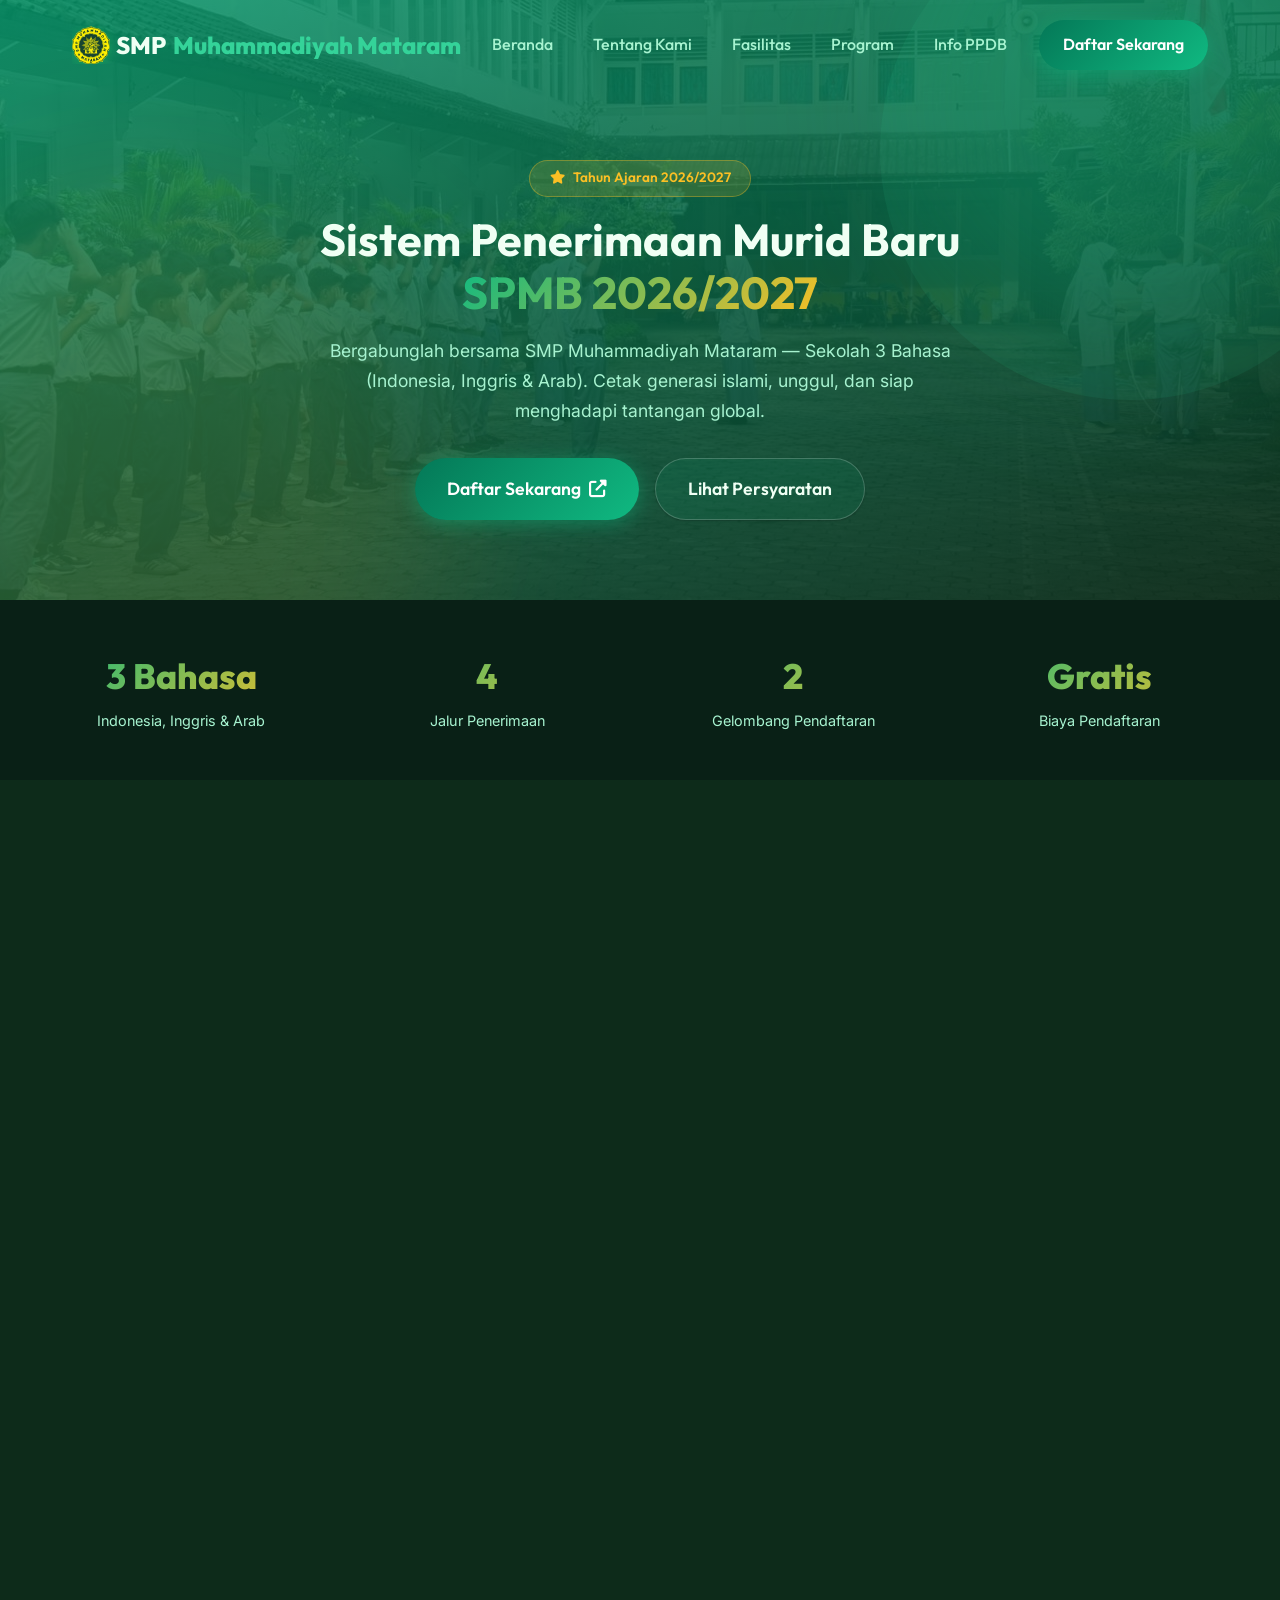
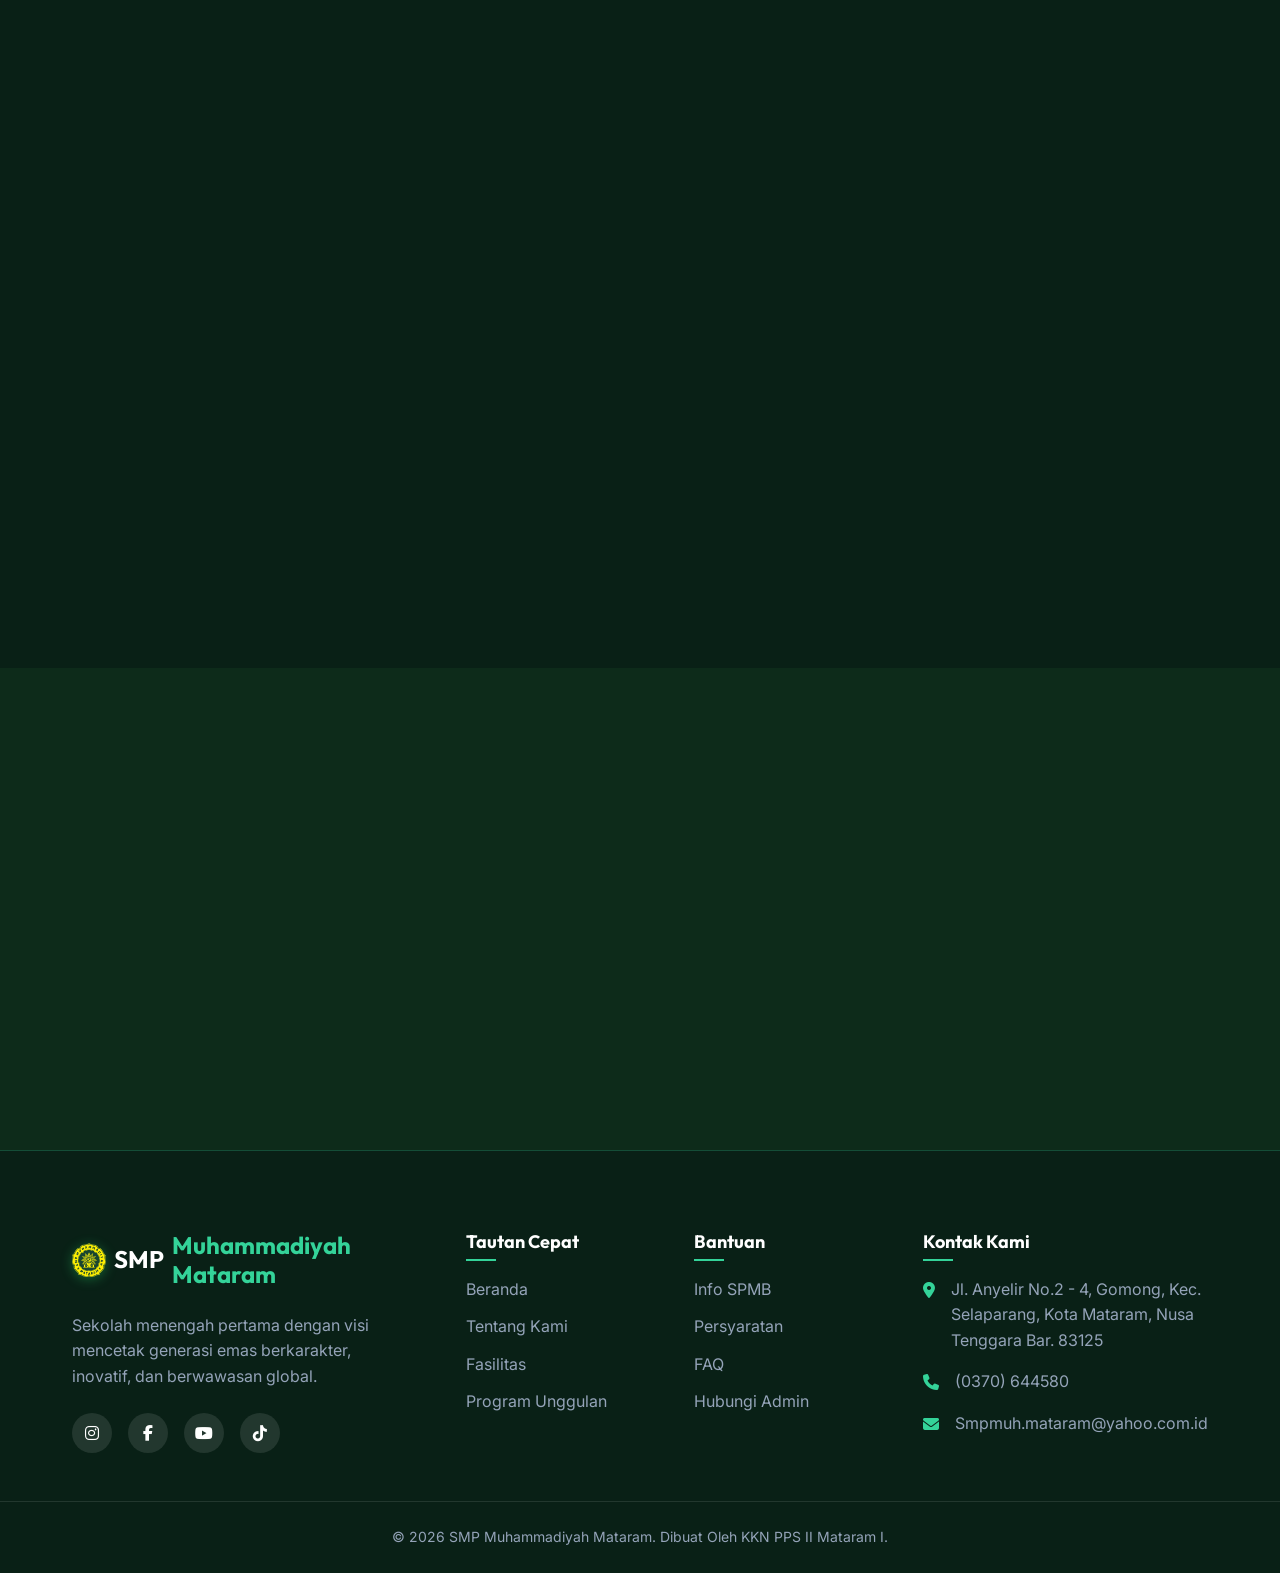
<file: ppdb.html>
<!DOCTYPE html>
<html lang="id">

<head>
    <meta charset="UTF-8">
    <meta name="viewport" content="width=device-width, initial-scale=1.0">
    <title>Info SPMB 2026/2027 | SMP Muhammadiyah Mataram</title>
    <meta name="description" content="Informasi lengkap Sistem Penerimaan Murid Baru (SPMB) SMP Muhammadiyah Mataram Tahun Ajaran 2026/2027. Jalur pendaftaran, persyaratan berkas, jadwal, dan cara daftar.">
    <!-- Google Fonts -->
    <link rel="preconnect" href="https://fonts.googleapis.com">
    <link rel="preconnect" href="https://fonts.gstatic.com" crossorigin>
    <link
        href="https://fonts.googleapis.com/css2?family=Outfit:wght@300;400;600;700;800&family=Inter:wght@400;500;600&display=swap"
        rel="stylesheet">
    <!-- Font Awesome -->
    <link rel="stylesheet" href="https://cdnjs.cloudflare.com/ajax/libs/font-awesome/6.4.0/css/all.min.css">
    <!-- AOS Animation CSS -->
    <link href="https://unpkg.com/aos@2.3.1/dist/aos.css" rel="stylesheet">
    <!-- Custom CSS -->
    <link rel="stylesheet" href="style.css?v=2">
</head>

<body>
    <!-- Navbar -->
    <nav class="navbar" id="ppdb-navbar">
        <div class="nav-container">
            <a href="index.html" class="logo">
                <img src="assets/logo-smp.png" alt="Logo SMP Muhammadiyah Mataram" class="logo-img">
                SMP<span>Muhammadiyah Mataram </span>
            </a>
            <ul class="nav-links" id="nav-links">
                <li><a href="index.html#beranda">Beranda</a></li>
                <li><a href="index.html#tentang">Tentang Kami</a></li>
                <li><a href="index.html#fasilitas">Fasilitas</a></li>
                <li><a href="index.html#program">Program</a></li>
                <li><a href="ppdb.html" class="active">Info PPDB</a></li>
            </ul>
            <a href="https://bit.ly/SPMBSMPMU2026" target="_blank" rel="noopener" class="btn-primary nav-btn">Daftar Sekarang</a>
            <div class="menu-toggle" id="mobile-menu">
                <span class="bar"></span>
                <span class="bar"></span>
                <span class="bar"></span>
            </div>
        </div>
    </nav>

    <!-- PPDB Hero Header -->
    <header class="ppdb-header">
        <div class="hero-shapes">
            <div class="shape shape-1"></div>
            <div class="shape shape-2"></div>
        </div>
        <div class="container" style="position:relative; z-index:1;">
            <div class="ppdb-badge" data-aos="fade-down">
                <i class="fas fa-star"></i> Tahun Ajaran 2026/2027
            </div>
            <h1 class="section-title" data-aos="fade-up">
                Sistem Penerimaan Murid Baru
                <span class="text-gradient"><br>SPMB 2026/2027</span>
            </h1>
            <p data-aos="fade-up" data-aos-delay="150" style="color: var(--text-muted); max-width: 650px; margin: 1rem auto 2rem; font-size: 1.1rem; line-height: 1.7;">
                Bergabunglah bersama SMP Muhammadiyah Mataram — Sekolah 3 Bahasa (Indonesia, Inggris &amp; Arab). Cetak generasi islami, unggul, dan siap menghadapi tantangan global.
            </p>
            <div style="display:flex; gap:1rem; justify-content:center; flex-wrap:wrap;" data-aos="fade-up" data-aos-delay="250">
                <a href="https://bit.ly/SPMBSMPMU2026" target="_blank" rel="noopener" class="btn-primary btn-large">
                    Daftar Sekarang <i class="fas fa-external-link-alt"></i>
                </a>
                <a href="#syarat" class="btn-secondary btn-large">
                    Lihat Persyaratan
                </a>
            </div>
        </div>
    </header>

    <!-- Statistik PPDB -->
    <section style="padding: 3rem 2rem; background: #092016;">
        <div class="container">
            <div style="display:grid; grid-template-columns: repeat(auto-fit, minmax(160px, 1fr)); gap:1.5rem; text-align:center;">
                <div data-aos="zoom-in" data-aos-delay="100">
                    <div style="font-size: 2.2rem; font-weight: 800; font-family:'Outfit',sans-serif; background: linear-gradient(135deg,#10B981,#FBBF24); -webkit-background-clip:text; -webkit-text-fill-color:transparent;">3 Bahasa</div>
                    <p style="color:var(--text-muted); font-size:0.9rem; margin-top:0.3rem;">Indonesia, Inggris &amp; Arab</p>
                </div>
                <div data-aos="zoom-in" data-aos-delay="200">
                    <div style="font-size: 2.2rem; font-weight: 800; font-family:'Outfit',sans-serif; background: linear-gradient(135deg,#10B981,#FBBF24); -webkit-background-clip:text; -webkit-text-fill-color:transparent;">4</div>
                    <p style="color:var(--text-muted); font-size:0.9rem; margin-top:0.3rem;">Jalur Penerimaan</p>
                </div>
                <div data-aos="zoom-in" data-aos-delay="300">
                    <div style="font-size: 2.2rem; font-weight: 800; font-family:'Outfit',sans-serif; background: linear-gradient(135deg,#10B981,#FBBF24); -webkit-background-clip:text; -webkit-text-fill-color:transparent;">2</div>
                    <p style="color:var(--text-muted); font-size:0.9rem; margin-top:0.3rem;">Gelombang Pendaftaran</p>
                </div>
                <div data-aos="zoom-in" data-aos-delay="400">
                    <div style="font-size: 2.2rem; font-weight: 800; font-family:'Outfit',sans-serif; background: linear-gradient(135deg,#10B981,#FBBF24); -webkit-background-clip:text; -webkit-text-fill-color:transparent;">Gratis</div>
                    <p style="color:var(--text-muted); font-size:0.9rem; margin-top:0.3rem;">Biaya Pendaftaran</p>
                </div>
            </div>
        </div>
    </section>

    <!-- Jalur Pendaftaran -->
    <section class="section-padding">
        <div class="container">
            <div class="section-header" data-aos="fade-up">
                <h4 class="section-subtitle">Pilihan Jalur</h4>
                <h2 class="section-title">Jalur <span class="text-gradient">Penerimaan Siswa</span></h2>
            </div>
            <div class="cards-grid" style="grid-template-columns: repeat(auto-fit, minmax(250px, 1fr));">
                <div class="feature-card" data-aos="flip-left" data-aos-delay="100">
                    <div class="card-icon bg-blue"><i class="fas fa-users"></i></div>
                    <h3>Jalur Umum</h3>
                    <p style="margin-bottom:1rem;">Terbuka untuk seluruh calon peserta didik baru lulusan SD/MI sederajat dari mana saja.</p>
                    <ul class="custom-list">
                        <li><i class="fas fa-check-circle"></i> <span>Kuota utama terbanyak</span></li>
                        <li><i class="fas fa-check-circle"></i> <span>Seleksi berdasarkan nilai rapor</span></li>
                        <li><i class="fas fa-check-circle"></i> <span>Tidak diperlukan syarat khusus</span></li>
                    </ul>
                </div>
                <div class="feature-card" data-aos="flip-left" data-aos-delay="200">
                    <div class="card-icon bg-green"><i class="fas fa-school"></i></div>
                    <h3>Jalur Siswa Internal</h3>
                    <p style="margin-bottom:1rem;">Untuk siswa yang sudah terdaftar atau berasal dari lingkungan sekolah Muhammadiyah.</p>
                    <ul class="custom-list">
                        <li><i class="fas fa-check-circle"></i> <span>Alumni SD/MI Muhammadiyah</span></li>
                        <li><i class="fas fa-check-circle"></i> <span>Prioritas penerimaan</span></li>
                        <li><i class="fas fa-check-circle"></i> <span>Proses seleksi lebih mudah</span></li>
                    </ul>
                </div>
                <div class="feature-card" data-aos="flip-left" data-aos-delay="300">
                    <div class="card-icon bg-purple"><i class="fas fa-trophy"></i></div>
                    <h3>Jalur Prestasi</h3>
                    <p style="margin-bottom:1rem;">Untuk siswa berprestasi di bidang akademik maupun non-akademik.</p>
                    <ul class="custom-list">
                        <li><i class="fas fa-check-circle"></i> <span>Prestasi akademik / olimpiade</span></li>
                        <li><i class="fas fa-check-circle"></i> <span>Prestasi seni, olahraga, dll</span></li>
                        <li><i class="fas fa-check-circle"></i> <span>Lampirkan sertifikat / piagam</span></li>
                    </ul>
                </div>
                <div class="feature-card" data-aos="flip-left" data-aos-delay="400">
                    <div class="card-icon bg-orange"><i class="fas fa-heart"></i></div>
                    <h3>Keluarga Muhammadiyah</h3>
                    <p style="margin-bottom:1rem;">Khusus bagi putra-putri anggota / kader aktif Muhammadiyah.</p>
                    <ul class="custom-list">
                        <li><i class="fas fa-check-circle"></i> <span>Orang tua anggota Muhammadiyah</span></li>
                        <li><i class="fas fa-check-circle"></i> <span>Tunjukkan kartu anggota / NBM</span></li>
                        <li><i class="fas fa-check-circle"></i> <span>Potensi keringanan biaya</span></li>
                    </ul>
                </div>
            </div>
        </div>
    </section>

    <!-- Persyaratan Berkas -->
    <section id="syarat" class="section-padding bg-darker">
        <div class="container">
            <div style="display:grid; grid-template-columns:1fr 1fr; gap:3rem; align-items:start;" class="visi-misi-grid" style="grid-template-columns:1fr 1fr;">
                <!-- Berkas -->
                <div class="feature-card" data-aos="fade-right">
                    <div class="card-icon bg-purple icon-center"><i class="fas fa-folder-open"></i></div>
                    <h2 class="section-title text-center title-sm">Syarat Pendaftaran</h2>
                    <ul class="custom-list" style="margin-top:1.5rem;">
                        <li><i class="fas fa-check-circle"></i> <span>Mengisi Formulir Pendaftaran</span></li>
                        <li><i class="fas fa-check-circle"></i> <span>Fotokopi Rapor yang Dilegalisasi — <strong>1 Rangkap</strong></span></li>
                        <li><i class="fas fa-check-circle"></i> <span>Surat Mutasi / NISN</span></li>
                        <li><i class="fas fa-check-circle"></i> <span>Pas Foto 3×4 — <strong>4 Lembar</strong></span></li>
                        <li><i class="fas fa-check-circle"></i> <span>Fotokopi Akta Kelahiran — <strong>2 Lembar</strong></span></li>
                        <li><i class="fas fa-check-circle"></i> <span>Fotokopi Kartu Keluarga (KK) — <strong>2 Lembar</strong></span></li>
                        <li><i class="fas fa-check-circle"></i> <span>Fotokopi NISN — <strong>2 Lembar</strong></span></li>
                        <li><i class="fas fa-check-circle"></i> <span>Jika Pindahan: Sertakan Surat Pindah</span></li>
                        <li><i class="fas fa-check-circle"></i> <span>Fotokopi Rapor yang Dilegalisasi dan Surat Mutasi NISN</span></li>
                    </ul>
                    <div style="margin-top:1.5rem; padding:1rem; background:rgba(251,191,36,0.1); border-radius:10px; border:1px solid rgba(251,191,36,0.25);">
                        <p style="color:var(--secondary); font-size:0.88rem;"><i class="fas fa-info-circle"></i>&nbsp; Berkas asli wajib diserahkan ke Sekretariat SPMB. Hubungi: <strong>085 3356 8093</strong></p>
                    </div>
                </div>

                <!-- Jadwal -->
                <div class="feature-card" data-aos="fade-left">
                    <div class="card-icon bg-orange icon-center"><i class="fas fa-calendar-alt"></i></div>
                    <h2 class="section-title text-center title-sm">Jadwal Pelaksanaan</h2>
                    <table class="jadwal-table">
                        <thead>
                            <tr>
                                <th>Kegiatan</th>
                                <th>Waktu</th>
                                <th>Status</th>
                            </tr>
                        </thead>
                        <tbody>
                            <tr>
                                <td>Pendaftaran Gelombang 1</td>
                                <td>2 Feb – 30 April 2026</td>
                                <td><span class="status-open">Selesai</span></td>
                            </tr>
                            <tr>
                                <td>Pendaftaran Gelombang 2</td>
                                <td>1 Mei – 30 Juni 2026</td>
                                <td><span class="status-open">Dibuka</span></td>
                            </tr>
                            <tr>
                                <td>Daftar Ulang</td>
                                <td>Juli 2026</td>
                                <td><span class="status-upcoming">Segera</span></td>
                            </tr>
                            <tr>
                                <td>Awal Masuk Sekolah</td>
                                <td>14 Juli 2026</td>
                                <td><span class="status-upcoming">Segera</span></td>
                            </tr>
                        </tbody>
                    </table>
                </div>
            </div>
        </div>
    </section>

    <!-- Alur Pendaftaran -->
    <section class="section-padding">
        <div class="container">
            <div class="section-header" data-aos="fade-up">
                <h4 class="section-subtitle">Cara Mendaftar</h4>
                <h2 class="section-title">Alur <span class="text-gradient">Pendaftaran</span></h2>
                <p class="section-desc">Ikuti langkah berikut untuk mendaftarkan putra/putri Anda dengan mudah</p>
            </div>

            <div class="cards-grid" style="grid-template-columns: repeat(auto-fit, minmax(200px, 1fr));">
                <div class="step-card" data-aos="zoom-in" data-aos-delay="100">
                    <div class="step-number">1</div>
                    <h4>Isi Formulir Online</h4>
                    <p>Klik tombol "Daftar Sekarang" dan isi formulir pendaftaran melalui Google Form secara lengkap.</p>
                </div>
                <div class="step-card" data-aos="zoom-in" data-aos-delay="200">
                    <div class="step-number">2</div>
                    <h4>Konfirmasi via WA</h4>
                    <p>Setelah mengisi formulir, hubungi admin PPDB melalui WhatsApp untuk konfirmasi pendaftaran Anda.</p>
                </div>
                <div class="step-card" data-aos="zoom-in" data-aos-delay="300">
                    <div class="step-number">3</div>
                    <h4>Tes / Wawancara</h4>
                    <p>Ikuti tes pemetaan kemampuan atau wawancara pada waktu yang telah ditentukan oleh panitia.</p>
                </div>
                <div class="step-card" data-aos="zoom-in" data-aos-delay="400">
                    <div class="step-number">4</div>
                    <h4>Pengumuman</h4>
                    <p>Pantau pengumuman hasil seleksi melalui WhatsApp yang terdaftar atau langsung ke sekolah.</p>
                </div>
                <div class="step-card" data-aos="zoom-in" data-aos-delay="500">
                    <div class="step-number">5</div>
                    <h4>Daftar Ulang</h4>
                    <p>Lengkapi berkas fisik dan lakukan daftar ulang di sekolah sesuai jadwal yang telah ditentukan.</p>
                </div>
            </div>
        </div>
    </section>

    <!-- FAQ -->
    <section class="section-padding bg-darker">
        <div class="container">
            <div class="section-header" data-aos="fade-up">
                <h4 class="section-subtitle">Pertanyaan Umum</h4>
                <h2 class="section-title">FAQ — <span class="text-gradient">Tanya Jawab</span></h2>
            </div>

            <div style="max-width: 800px; margin: 0 auto;" data-aos="fade-up" data-aos-delay="100">
                <div class="faq-item">
                    <button class="faq-question" id="faq-btn-1">
                        Apakah pendaftaran PPDB dikenakan biaya?
                        <i class="fas fa-plus faq-icon"></i>
                    </button>
                    <div class="faq-answer" id="faq-ans-1">
                        <p>Pendaftaran PPDB SMP Muhammadiyah Mataram <strong>tidak dikenakan biaya apapun (GRATIS)</strong>. Proses pendaftaran sepenuhnya bebas biaya. Biaya yang mungkin timbul adalah biaya daftar ulang bagi siswa yang dinyatakan diterima.</p>
                    </div>
                </div>
                <div class="faq-item">
                    <button class="faq-question" id="faq-btn-2">
                        Berapa usia minimal untuk mendaftar?
                        <i class="fas fa-plus faq-icon"></i>
                    </button>
                    <div class="faq-answer" id="faq-ans-2">
                        <p>Calon peserta didik harus berusia maksimal 15 tahun pada awal tahun pelajaran baru (1 Juli 2026) dan telah lulus dari SD/MI atau sederajat.</p>
                    </div>
                </div>
                <div class="faq-item">
                    <button class="faq-question" id="faq-btn-3">
                        Apakah ada beasiswa untuk siswa berprestasi?
                        <i class="fas fa-plus faq-icon"></i>
                    </button>
                    <div class="faq-answer" id="faq-ans-3">
                        <p>Ya! SMP Muhammadiyah Mataram menyediakan beasiswa bagi siswa melalui <strong>Jalur Prestasi</strong> (akademik/non-akademik), <strong>Jalur Tahfidz</strong> (hafalan Al-Qur'an), dan <strong>Jalur Afirmasi</strong> (keluarga kurang mampu). Hubungi panitia untuk informasi lebih lanjut.</p>
                    </div>
                </div>
                <div class="faq-item">
                    <button class="faq-question" id="faq-btn-4">
                        Bagaimana jika dokumen belum lengkap saat mendaftar?
                        <i class="fas fa-plus faq-icon"></i>
                    </button>
                    <div class="faq-answer" id="faq-ans-4">
                        <p>Pendaftaran awal dapat dilakukan melalui Google Form terlebih dahulu. Berkas fisik lengkap baru wajib diserahkan pada saat daftar ulang setelah dinyatakan diterima. Namun, pastikan berkas dilengkapi sebelum batas waktu yang ditentukan.</p>
                    </div>
                </div>
                <div class="faq-item">
                    <button class="faq-question" id="faq-btn-5">
                        Apakah SMP Muhammadiyah Mataram menerima siswa non-muslim?
                        <i class="fas fa-plus faq-icon"></i>
                    </button>
                    <div class="faq-answer" id="faq-ans-5">
                        <p>SMP Muhammadiyah Mataram merupakan sekolah Islam di bawah naungan Muhammadiyah. Pendaftaran diprioritaskan untuk calon siswa beragama Islam. Untuk informasi lebih lanjut, silakan hubungi pihak sekolah secara langsung.</p>
                    </div>
                </div>
            </div>
        </div>
    </section>

    <!-- CTA Daftar -->
    <section class="cta" data-aos="zoom-in">
        <div class="cta-container">
            <div class="cta-content">
                <h2>Siap Bergabung Bersama Kami?</h2>
                <p>Pendaftaran Gelombang 1 sedang dibuka. Jangan lewatkan kesempatan terbaik untuk masa depan putra-putri Anda!</p>
                <div class="cta-buttons">
                    <a href="https://bit.ly/SPMBSMPMU2026" target="_blank" rel="noopener" class="btn-primary btn-large btn-white">
                        <i class="fas fa-file-alt"></i> Daftar Sekarang
                    </a>
                    <a href="https://wa.me/6285335680930" target="_blank" rel="noopener" class="btn-outline-white btn-large">
                        <i class="fab fa-whatsapp"></i> Tanya Admin (085 3356 8093)
                    </a>
                </div>
            </div>
            <div class="cta-circle cta-circle-1"></div>
            <div class="cta-circle cta-circle-2"></div>
        </div>
    </section>

    <!-- Footer -->
    <footer class="footer">
        <div class="footer-container">
            <div class="footer-col about">
                <h3><img src="assets/logo-smp.png" alt="Logo SMP Muhammadiyah Mataram" class="footer-logo-img"> SMP<span>Muhammadiyah Mataram</span></h3>
                <p>Sekolah menengah pertama dengan visi mencetak generasi emas berkarakter, inovatif, dan berwawasan global.</p>
                <div class="social-links">
                    <a href="https://www.instagram.com/smpmu_mataram" target="_blank"><i class="fab fa-instagram"></i></a>
                    <a href="https://www.facebook.com/share/19tKnu2hzG/" target="_blank"><i class="fab fa-facebook-f"></i></a>
                    <a href="https://youtube.com/@smpmu_mataram" target="_blank"><i class="fab fa-youtube"></i></a>
                    <a href="https://www.tiktok.com/@smpmumataram" target="_blank"><i class="fab fa-tiktok"></i></a>
                </div>
            </div>
            <div class="footer-col links">
                <h4>Tautan Cepat</h4>
                <ul>
                    <li><a href="index.html#beranda">Beranda</a></li>
                    <li><a href="index.html#tentang">Tentang Kami</a></li>
                    <li><a href="index.html#fasilitas">Fasilitas</a></li>
                    <li><a href="index.html#program">Program Unggulan</a></li>
                </ul>
            </div>
            <div class="footer-col links">
                <h4>Bantuan</h4>
                <ul>
                    <li><a href="ppdb.html">Info SPMB</a></li>
                    <li><a href="ppdb.html#syarat">Persyaratan</a></li>
                    <li><a href="ppdb.html#faq-btn-1">FAQ</a></li>
                    <li><a href="https://wa.me/6285335680930" target="_blank">Hubungi Admin</a></li>
                </ul>
            </div>
            <div class="footer-col contact">
                <h4>Kontak Kami</h4>
                <ul>
                    <li><i class="fas fa-map-marker-alt"></i> Jl. Anyelir No.2 - 4, Gomong, Kec. Selaparang, Kota Mataram, Nusa Tenggara Bar. 83125</li>
                    <li><i class="fas fa-phone"></i> (0370) 644580</li>
                    <li><i class="fas fa-envelope"></i> Smpmuh.mataram@yahoo.com.id</li>
                </ul>
            </div>
        </div>
        <div class="footer-bottom">
            <p>&copy; 2026 SMP Muhammadiyah Mataram. Dibuat Oleh KKN PPS II Mataram I.</p>
        </div>
    </footer>

    <!-- AOS Animation JS -->
    <script src="https://unpkg.com/aos@2.3.1/dist/aos.js"></script>
    <!-- Scripts -->
    <script src="script.js"></script>
    <script>
        // FAQ Accordion
        document.querySelectorAll('.faq-question').forEach(btn => {
            btn.addEventListener('click', () => {
                const answer = btn.nextElementSibling;
                const isOpen = answer.classList.contains('open');

                // Close all
                document.querySelectorAll('.faq-answer').forEach(a => a.classList.remove('open'));
                document.querySelectorAll('.faq-question').forEach(b => b.classList.remove('open'));

                // Toggle clicked
                if (!isOpen) {
                    answer.classList.add('open');
                    btn.classList.add('open');
                }
            });
        });

        // Navbar scroll behavior for PPDB page
        const ppdbNavbar = document.getElementById('ppdb-navbar');
        window.addEventListener('scroll', () => {
            if (window.scrollY > 50) {
                ppdbNavbar.classList.add('scrolled');
            } else {
                ppdbNavbar.classList.remove('scrolled');
            }
        });
        // Initialize as scrolled since we have a solid bg on PPDB
        ppdbNavbar.classList.add('scrolled');
    </script>
</body>

</html>
</file>
<file: style.css>
/* Base Variables */
:root {
    --primary: #059669;        /* Emerald 600 - lebih cerah */
    --primary-light: #34D399;  /* Emerald 400 - vibrant */
    --primary-dark: #047857;   /* Emerald 700 */
    --secondary: #FBBF24;      /* Amber 400 - golden */
    --accent: #FDE68A;         /* Amber 200 - bright gold */

    --text-main: #F0FFF4;      /* Hijau putih cerah */
    --text-muted: #A7F3D0;     /* Emerald 200 */
    --text-light: #FFFFFF;

    --bg-main: #0D2B1A;        /* Hijau gelap tapi hidup */
    --bg-white: rgba(16, 185, 129, 0.1); /* Glass hijau */

    --card-blue: rgba(52, 211, 153, 0.15);
    --card-purple: rgba(167, 139, 250, 0.18);
    --card-orange: rgba(251, 191, 36, 0.18);
    --card-green: rgba(52, 211, 153, 0.15);

    --transition: all 0.3s cubic-bezier(0.4, 0, 0.2, 1);
    --shadow-sm: 0 1px 2px 0 rgba(0, 0, 0, 0.2);
    --shadow-md: 0 4px 6px -1px rgba(0, 0, 0, 0.3), 0 2px 4px -1px rgba(0, 0, 0, 0.2);
    --shadow-lg: 0 10px 20px -3px rgba(0, 0, 0, 0.35), 0 4px 8px -2px rgba(0, 0, 0, 0.2);
    --shadow-xl: 0 20px 40px -5px rgba(0, 0, 0, 0.45), 0 10px 15px -5px rgba(0, 0, 0, 0.25);
}

/* Reset & Base Styles */
* {
    margin: 0;
    padding: 0;
    box-sizing: border-box;
}

html {
    scroll-behavior: smooth;
    overflow-x: hidden;
}

body {
    font-family: 'Inter', sans-serif;
    color: var(--text-main);
    background-color: var(--bg-main);
    line-height: 1.6;
    width: 100%;
    overflow-x: hidden;
}

h1, h2, h3, h4, h5, h6 {
    font-family: 'Outfit', sans-serif;
    font-weight: 700;
    line-height: 1.2;
}

a {
    text-decoration: none;
    color: inherit;
}

ul {
    list-style: none;
}

.text-gradient {
    background: linear-gradient(135deg, #10B981 0%, #FBBF24 100%);
    -webkit-background-clip: text;
    -webkit-text-fill-color: transparent;
    background-clip: text;
}

.text-danger {
    color: #EF4444;
}

/* Buttons */
.btn-primary, .btn-secondary, .btn-outline-white {
    display: inline-flex;
    align-items: center;
    justify-content: center;
    gap: 0.5rem;
    padding: 0.75rem 1.5rem;
    border-radius: 50px;
    font-weight: 600;
    font-family: 'Outfit', sans-serif;
    transition: var(--transition);
    cursor: pointer;
    border: none;
}

.btn-large {
    padding: 1rem 2rem;
    font-size: 1.1rem;
}

.btn-primary {
    background: linear-gradient(135deg, #047857, #10B981);
    color: white;
    box-shadow: 0 4px 20px rgba(16, 185, 129, 0.45);
}

.btn-primary:hover {
    transform: translateY(-3px);
    box-shadow: 0 8px 28px rgba(16, 185, 129, 0.55);
    background: linear-gradient(135deg, #059669, #34D399);
}

.btn-secondary {
    background: var(--bg-white);
    color: var(--text-main);
    border: 1px solid rgba(255, 255, 255, 0.2);
    box-shadow: var(--shadow-sm);
}

.btn-secondary:hover {
    border-color: var(--primary-light);
    color: white;
    background: var(--primary);
    transform: translateY(-2px);
}

.btn-white {
    background: var(--bg-white);
    color: white;
    border: 1px solid rgba(255, 255, 255, 0.2);
}

.btn-outline-white {
    background: transparent;
    color: white;
    border: 2px solid white;
}

.btn-outline-white:hover {
    background: white;
    color: var(--primary);
}

/* Navbar */
.navbar {
    position: fixed;
    top: 0;
    left: 0;
    width: 100%;
    z-index: 1000;
    padding: 1.25rem 0;
    transition: var(--transition);
    background: transparent;
}

.navbar.scrolled {
    background: rgba(5, 14, 9, 0.88);
    backdrop-filter: blur(20px);
    -webkit-backdrop-filter: blur(20px);
    box-shadow: 0 2px 40px rgba(0, 0, 0, 0.5);
    border-bottom: 1px solid rgba(16, 185, 129, 0.18);
    padding: 1rem 0;
}

.nav-container {
    max-width: 1200px;
    margin: 0 auto;
    padding: 0 2rem;
    display: flex;
    justify-content: space-between;
    align-items: center;
}

.logo {
    font-family: 'Outfit', sans-serif;
    font-size: 1.5rem;
    font-weight: 800;
    color: var(--text-main);
    display: flex;
    align-items: center;
    gap: 0.4rem;
    white-space: nowrap;
    overflow: hidden;
    max-width: 70vw;
}

.logo i {
    color: var(--primary-light);
}

.logo-img {
    width: 38px;
    height: 38px;
    object-fit: contain;
    filter: drop-shadow(0 2px 6px rgba(34, 197, 94, 0.4));
}

.footer-logo-img {
    width: 34px;
    height: 34px;
    object-fit: contain;
    vertical-align: middle;
    filter: drop-shadow(0 2px 6px rgba(34, 197, 94, 0.4));
}

.logo span {
    color: var(--primary-light);
}

.nav-links {
    display: flex;
    gap: 2.5rem;
}

.nav-links li a {
    font-weight: 500;
    color: var(--text-muted);
    transition: var(--transition);
    font-family: 'Outfit', sans-serif;
    position: relative;
}

.nav-links li a:hover, .nav-links li a.active {
    color: var(--primary-light);
}

.nav-links li a::after {
    content: '';
    position: absolute;
    width: 0;
    height: 2px;
    bottom: -4px;
    left: 0;
    background-color: var(--primary-light);
    transition: var(--transition);
}

.nav-links li a:hover::after, .nav-links li a.active::after {
    width: 100%;
}

.menu-toggle {
    display: none;
    cursor: pointer;
    flex-direction: column;
    gap: 5px;
}

.menu-toggle .bar {
    width: 25px;
    height: 3px;
    background-color: var(--text-main);
    transition: var(--transition);
    border-radius: 3px;
}

/* Hero Section */
.hero {
    position: relative;
    padding-top: 8rem;
    padding-bottom: 5rem;
    min-height: 100vh;
    display: flex;
    align-items: center;
    overflow: hidden;
    background:
        linear-gradient(
            160deg,
            rgba(5, 150, 105, 0.55) 0%,
            rgba(13, 43, 26, 0.72) 55%,
            rgba(13, 43, 26, 0.94) 100%
        ),
        url('assets/bg-hero.jpg') center center / cover no-repeat;
    background-attachment: fixed;
    background-size: cover;
    background-position: center center;
}

.hero-shapes .shape {
    position: absolute;
    border-radius: 50%;
    filter: blur(80px);
    z-index: 0;
}

.shape-1 {
    width: 500px;
    height: 500px;
    background: rgba(16, 185, 129, 0.2);
    top: -150px;
    right: -120px;
    animation: float 8s ease-in-out infinite;
}

.shape-2 {
    width: 600px;
    height: 600px;
    background: rgba(245, 158, 11, 0.12);
    bottom: -200px;
    left: -150px;
    animation: float 12s ease-in-out infinite reverse;
}

.shape-3 {
    width: 350px;
    height: 350px;
    background: rgba(16, 185, 129, 0.1);
    top: 25%;
    left: 15%;
    animation: float 10s ease-in-out infinite 2s;
}

@keyframes float {
    0%, 100% { transform: translate(0, 0) scale(1); }
    50% { transform: translate(-20px, 20px) scale(1.05); }
}

.hero-container {
    max-width: 1000px;
    margin: 0 auto;
    padding: 0 2rem;
    display: flex;
    flex-direction: column;
    text-align: center;
    align-items: center;
    position: relative;
    z-index: 1;
}

.badge {
    display: inline-flex;
    align-items: center;
    gap: 0.5rem;
    background: rgba(34, 197, 94, 0.15);
    padding: 0.5rem 1rem;
    border-radius: 50px;
    margin-bottom: 1.5rem;
}

.badge-icon {
    color: var(--accent);
}

.badge-text {
    color: var(--primary-light);
    font-weight: 600;
    font-size: 0.875rem;
}

.hero-logo-wrapper {
    display: flex;
    justify-content: center;
    margin-bottom: 2rem;
}

.hero-logo {
    max-width: 250px; /* Adjusted logo size */
    width: 100%;
    height: auto;
    filter: drop-shadow(0 15px 25px rgba(0, 0, 0, 0.4));
    animation: floatLogo 6s ease-in-out infinite;
}

@keyframes floatLogo {
    0%, 100% { transform: translateY(0); }
    50% { transform: translateY(-15px); }
}

.hero-content h1 {
    font-size: 3rem;
    line-height: 1.2;
    text-transform: uppercase;
    margin-bottom: 1.5rem;
    color: var(--text-main);
}

.hero-content p {
    font-size: 1.25rem;
    font-weight: 600;
    color: var(--primary-light);
    letter-spacing: 1px;
    margin: 0 auto 2.5rem;
    max-width: 800px;
}

.icon-center {
    margin: 0 auto 1.5rem;
}

.text-center {
    text-align: center;
}

.title-sm {
    font-size: 2rem;
}

.hero-buttons {
    display: flex;
    justify-content: center;
    gap: 1rem;
    margin-bottom: 3rem;
}

.hero-stats {
    display: flex;
    justify-content: center;
    gap: 3rem;
    padding-top: 2rem;
    border-top: 1px solid rgba(255, 255, 255, 0.1);
}

.stat-item h3 {
    font-size: 2rem;
    color: var(--text-main);
    margin-bottom: 0.25rem;
}

.stat-item p {
    font-size: 0.875rem;
    color: var(--text-muted);
    margin: 0;
}

/* Hero Visual */
.hero-visual {
    position: relative;
}

.main-card {
    position: relative;
    border-radius: 24px;
    padding: 1rem;
    background: rgba(255, 255, 255, 0.4);
    backdrop-filter: blur(20px);
    -webkit-backdrop-filter: blur(20px);
    border: 1px solid rgba(255, 255, 255, 0.5);
    box-shadow: var(--shadow-xl);
    transform: rotate(2deg);
    transition: var(--transition);
}

.main-card:hover {
    transform: rotate(0deg) translateY(-10px);
}

.hero-img {
    width: 100%;
    min-height: 300px;
    max-height: 500px;
    height: auto;
    border-radius: 16px;
    object-fit: cover;
    display: block;
    background-color: #E2E8F0; /* Fallback gray if image fails */
}

.floating-badge {
    position: absolute;
    background: rgba(255, 255, 255, 0.9);
    backdrop-filter: blur(10px);
    padding: 1rem 1.5rem;
    border-radius: 16px;
    box-shadow: var(--shadow-lg);
    display: flex;
    align-items: center;
    gap: 1rem;
    animation: float 6s ease-in-out infinite;
}

.badge-top-right {
    top: -20px;
    right: -20px;
    animation-delay: 1s;
}

.badge-bottom-left {
    bottom: -30px;
    left: -30px;
    animation-delay: 2s;
}

.icon-box {
    width: 40px;
    height: 40px;
    background: var(--card-orange);
    color: var(--accent);
    border-radius: 50%;
    display: flex;
    align-items: center;
    justify-content: center;
    font-size: 1.25rem;
}

.floating-badge h4 {
    font-size: 1rem;
    margin: 0;
}

.floating-badge span {
    font-size: 0.75rem;
    color: var(--text-muted);
}

.avatar-group {
    display: flex;
}

.avatar-group img {
    width: 35px;
    height: 35px;
    border-radius: 50%;
    border: 2px solid white;
    margin-left: -10px;
}

.avatar-group img:first-child {
    margin-left: 0;
}

/* Facilities Section */
.facilities {
    padding: 6rem 2rem;
    background: var(--bg-main);
}

.section-header {
    text-align: center;
    max-width: 600px;
    margin: 0 auto 4rem;
}

.section-subtitle {
    color: var(--primary-light);
    text-transform: uppercase;
    letter-spacing: 2px;
    font-size: 0.875rem;
    margin-bottom: 0.5rem;
}

.section-title {
    font-size: 2.5rem;
    margin-bottom: 1rem;
}

.section-desc {
    color: var(--text-muted);
}

.cards-grid {
    max-width: 1200px;
    margin: 0 auto;
    display: grid;
    grid-template-columns: repeat(auto-fit, minmax(250px, 1fr));
    gap: 2rem;
}

.feature-card {
    background: rgba(16, 185, 129, 0.08);
    backdrop-filter: blur(14px);
    -webkit-backdrop-filter: blur(14px);
    padding: 2.5rem 2rem;
    border-radius: 20px;
    border: 1px solid rgba(52, 211, 153, 0.2);
    transition: var(--transition);
}

.feature-card:hover {
    transform: translateY(-12px);
    box-shadow: 0 24px 48px rgba(5, 150, 105, 0.3);
    background: rgba(5, 150, 105, 0.22);
    border-color: rgba(52, 211, 153, 0.6);
}

.card-icon {
    width: 60px;
    height: 60px;
    border-radius: 16px;
    display: flex;
    align-items: center;
    justify-content: center;
    font-size: 1.75rem;
    margin-bottom: 1.5rem;
}

.bg-blue { background: var(--card-blue); color: var(--primary-light); }
.bg-purple { background: var(--card-purple); color: #C084FC; }
.bg-orange { background: var(--card-orange); color: #FB923C; }
.bg-green { background: var(--card-green); color: #4ADE80; }

.feature-card h3 {
    font-size: 1.25rem;
    margin-bottom: 1rem;
}

.feature-card p {
    color: var(--text-muted);
    font-size: 0.95rem;
}

/* New Layout Utility Classes */
.section-padding {
    padding: 6rem 2rem;
}

.bg-darker {
    background: #092016;
}

.container {
    max-width: 1200px;
    margin: 0 auto;
}

/* Visi Misi Section */
.visi-misi-grid {
    display: grid;
    gap: 2rem;
    grid-template-columns: 1fr;
    max-width: 1000px;
    margin: 0 auto;
}

.visi-card {
    display: flex;
    flex-direction: column;
    justify-content: center;
    align-items: center;
    text-align: center;
}

.quote {
    font-style: italic;
    font-size: 1.2rem;
    line-height: 1.8;
    color: var(--text-light);
}

.custom-list {
    list-style: none;
    padding: 0;
    text-align: left;
}

.custom-list li {
    margin-bottom: 0.8rem;
    display: flex;
    gap: 0.8rem;
    align-items: flex-start;
    color: var(--text-muted);
}

.custom-list li i {
    color: var(--primary-light);
    margin-top: 5px;
    flex-shrink: 0;
}

.custom-list li span {
    flex: 1;
}

.split-grid {
    display: grid;
    grid-template-columns: 1fr 1fr;
    gap: 4rem;
}

/* Profil Lulusan Section */
.profil-grid {
    display: flex;
    flex-wrap: wrap;
    justify-content: center;
    gap: 2rem;
    margin-top: 3rem;
}

.profil-item {
    background: rgba(16, 185, 129, 0.08);
    backdrop-filter: blur(12px);
    -webkit-backdrop-filter: blur(12px);
    padding: 1.5rem;
    border-radius: 16px;
    border: 1px solid rgba(52, 211, 153, 0.2);
    width: 220px;
    text-align: center;
    transition: var(--transition);
}

.profil-item:hover {
    transform: translateY(-8px);
    box-shadow: 0 20px 40px rgba(5, 150, 105, 0.3);
    background: rgba(5, 150, 105, 0.28);
    border-color: rgba(52, 211, 153, 0.6);
}

.profil-item .icon-box {
    margin: 0 auto 1rem;
}

.profil-item p {
    color: var(--text-light);
    font-size: 0.95rem;
    line-height: 1.5;
}

/* CTA Section */
.cta {
    padding: 4rem 2rem;
    background: var(--bg-main);
}

.cta-container {
    max-width: 1200px;
    margin: 0 auto;
    background: linear-gradient(135deg, #047857 0%, #065F46 45%, #92400E 100%);
    border-radius: 30px;
    padding: 4rem 2rem;
    text-align: center;
    position: relative;
    overflow: hidden;
    box-shadow: 0 30px 60px rgba(4, 120, 87, 0.3);
}

.cta-content {
    position: relative;
    z-index: 1;
    max-width: 700px;
    margin: 0 auto;
}

.cta-content h2 {
    color: white;
    font-size: 2.5rem;
    margin-bottom: 1rem;
}

.cta-content p {
    color: rgba(255, 255, 255, 0.9);
    font-size: 1.125rem;
    margin-bottom: 2.5rem;
}

.cta-buttons {
    display: flex;
    justify-content: center;
    gap: 1rem;
}

.cta-circle {
    position: absolute;
    border-radius: 50%;
    background: rgba(255, 255, 255, 0.1);
}

.cta-circle-1 {
    width: 300px;
    height: 300px;
    top: -100px;
    left: -50px;
}

.cta-circle-2 {
    width: 200px;
    height: 200px;
    bottom: -50px;
    right: -50px;
}

/* Footer */
.footer {
    background: #092016;
    color: var(--text-light);
    padding-top: 5rem;
    border-top: 1px solid rgba(52, 211, 153, 0.25);
}

.footer-container {
    max-width: 1200px;
    margin: 0 auto;
    padding: 0 2rem;
    display: grid;
    grid-template-columns: 2fr 1fr 1fr 1.5fr;
    gap: 4rem;
    margin-bottom: 3rem;
}

.footer-col h3 {
    font-size: 1.5rem;
    margin-bottom: 1.5rem;
    display: flex;
    align-items: center;
    gap: 0.5rem;
}

.footer-col h3 span {
    color: var(--primary-light);
}

.footer-col h3 i {
    color: var(--primary-light);
}

.footer-col p {
    color: #94A3B8;
    margin-bottom: 1.5rem;
}

.social-links {
    display: flex;
    gap: 1rem;
}

.social-links a {
    width: 40px;
    height: 40px;
    border-radius: 50%;
    background: rgba(255, 255, 255, 0.1);
    display: flex;
    align-items: center;
    justify-content: center;
    transition: var(--transition);
}

.social-links a:hover {
    background: var(--primary-light);
    color: var(--bg-main);
    transform: translateY(-3px);
}

.footer-col h4 {
    font-size: 1.125rem;
    margin-bottom: 1.5rem;
    position: relative;
}

.footer-col h4::after {
    content: '';
    position: absolute;
    left: 0;
    bottom: -8px;
    width: 30px;
    height: 2px;
    background: var(--primary-light);
}

.footer-col ul li {
    margin-bottom: 0.75rem;
}

.footer-col ul li a {
    color: #94A3B8;
    transition: var(--transition);
}

.footer-col ul li a:hover {
    color: white;
    padding-left: 5px;
}

.footer-col.contact ul li {
    color: #94A3B8;
    display: flex;
    gap: 1rem;
    margin-bottom: 1rem;
}

.footer-col.contact ul li i {
    color: var(--primary-light);
    margin-top: 5px;
}

.footer-bottom {
    border-top: 1px solid rgba(255, 255, 255, 0.1);
    padding: 1.5rem 2rem;
    text-align: center;
    color: #94A3B8;
    font-size: 0.875rem;
}

/* =============================================
   RESPONSIVE DESIGN — TABLET & SMARTPHONE
   ============================================= */

/* --- Tablet: max 1024px --- */
@media (max-width: 1024px) {
    .hero-container {
        gap: 2rem;
    }
    .hero-content h1 {
        font-size: 2.8rem;
    }
    .footer-container {
        grid-template-columns: 1fr 1fr;
        gap: 2.5rem;
    }
}

/* --- Tablet Portrait: max 992px --- */
@media (max-width: 992px) {
    .hero-container {
        grid-template-columns: 1fr;
        text-align: center;
    }

    .hero-content p {
        margin: 0 auto 2rem;
    }

    .hero-buttons {
        justify-content: center;
    }

    .hero-stats {
        justify-content: center;
    }

    .hero-visual {
        margin-top: 3rem;
        max-width: 600px;
        margin-left: auto;
        margin-right: auto;
    }

    .footer-container {
        grid-template-columns: 1fr 1fr;
    }

    .visi-misi-grid,
    .split-grid {
        grid-template-columns: 1fr;
    }

    .cards-grid {
        grid-template-columns: repeat(2, 1fr);
    }

    /* Mobile Nav Drawer */
    .nav-links {
        position: fixed;
        top: 0;
        right: -100%;
        height: 100vh;
        width: 75%;
        max-width: 300px;
        background: var(--bg-main);
        flex-direction: column;
        gap: 0;
        padding: 5rem 0 2rem;
        box-shadow: -10px 0 30px rgba(0,0,0,0.3);
        transition: right 0.4s ease;
        z-index: 999;
        overflow-y: auto;
    }

    .nav-links li {
        border-bottom: 1px solid rgba(255,255,255,0.07);
    }

    .nav-links li a {
        display: block;
        padding: 1rem 2rem;
        font-size: 1.1rem;
    }

    .nav-links.active {
        right: 0;
    }

    .nav-btn {
        display: none;
    }

    .menu-toggle {
        display: flex;
        z-index: 1001;
    }

    .menu-toggle.active .bar:nth-child(1) {
        transform: translateY(8px) rotate(45deg);
    }
    .menu-toggle.active .bar:nth-child(2) {
        opacity: 0;
    }
    .menu-toggle.active .bar:nth-child(3) {
        transform: translateY(-8px) rotate(-45deg);
    }
}

/* --- Mobile: max 768px --- */
@media (max-width: 768px) {
    /* Navbar */
    .logo {
        font-size: 1.1rem;
    }
    .logo-img {
        width: 30px;
        height: 30px;
    }

    /* Hero */
    .hero {
        padding-top: 6rem;
        padding-bottom: 4rem;
        min-height: auto;
        background-attachment: scroll, scroll; 
        /* Kembali full background (cover) */
        background-size: cover, cover !important; 
        background-position: center, center center !important;
        background-repeat: no-repeat, no-repeat !important;
        background-color: #0D2B1A; 
    }
    .hero-content h1 {
        font-size: 2rem;
    }
    .hero-content p {
        font-size: 0.95rem;
        letter-spacing: 0.5px;
    }
    .hero-logo {
        max-width: 160px;
    }
    .hero-stats {
        flex-direction: column;
        gap: 1.5rem;
        align-items: center;
        border-top: none;
        padding-top: 1rem;
    }
    .stat-item {
        border-bottom: 1px solid rgba(255,255,255,0.1);
        padding-bottom: 1rem;
        width: 100%;
        text-align: center;
    }
    .stat-item:last-child {
        border-bottom: none;
    }
    .floating-badge {
        display: none;
    }

    /* Sections */
    .section-padding {
        padding: 4rem 1.25rem;
    }
    .section-title {
        font-size: 1.75rem;
    }
    .title-sm {
        font-size: 1.4rem;
    }

    /* Cards */
    .cards-grid {
        grid-template-columns: 1fr;
        gap: 1.5rem;
    }
    .feature-card {
        padding: 2rem 1.5rem;
    }

    /* Split Grid (Ekskul & Fasilitas) */
    .split-grid {
        grid-template-columns: 1fr;
        gap: 1.5rem;
    }

    /* Profil Lulusan */
    .profil-grid {
        gap: 1rem;
    }
    .profil-item {
        width: calc(50% - 0.5rem);
        padding: 1.25rem 1rem;
    }

    /* CTA */
    .cta-container {
        padding: 3rem 1.5rem;
        border-radius: 20px;
    }
    .cta-content h2 {
        font-size: 1.75rem;
    }
    .cta-content p {
        font-size: 1rem;
    }
    .cta-buttons {
        flex-direction: column;
        gap: 1rem;
    }
    .cta-buttons .btn-large {
        width: 100%;
    }

    /* Footer */
    .footer-container {
        grid-template-columns: 1fr;
        gap: 2rem;
        padding: 0 1.5rem;
    }
    .footer-col h3 {
        font-size: 1.25rem;
    }
    .footer-logo-img {
        width: 28px;
        height: 28px;
    }
}

/* --- Small Mobile: max 576px --- */
@media (max-width: 576px) {
    /* Navbar */
    .nav-container {
        padding: 0 1rem;
    }
    .logo {
        font-size: 0.82rem;
        gap: 0.3rem;
        max-width: 60vw;
    }
    .logo-img {
        width: 26px;
        height: 26px;
        flex-shrink: 0;
    }

    /* Hero */
    .hero {
        padding-top: 5rem;
        background-attachment: scroll, scroll;
        background-size: cover, cover !important; 
        background-position: center, center center !important;
        background-repeat: no-repeat, no-repeat !important;
        background-color: #0D2B1A;
        min-height: 100svh;
    }
    .hero-content h1 {
        font-size: 1.7rem;
        line-height: 1.3;
    }
    .hero-content p {
        font-size: 0.875rem;
    }
    .hero-logo {
        max-width: 130px;
    }
    .hero-buttons {
        flex-direction: column;
        width: 100%;
        gap: 0.75rem;
        padding: 0 0.5rem;
    }
    .hero-buttons .btn-large {
        width: 100%;
        justify-content: center;
        padding: 0.875rem 1.5rem;
        font-size: 1rem;
    }

    /* Sections */
    .section-padding {
        padding: 3.5rem 1rem;
    }
    .section-title {
        font-size: 1.5rem;
    }
    .section-header {
        margin-bottom: 2.5rem;
    }

    /* Cards */
    .cards-grid {
        grid-template-columns: 1fr;
    }
    .feature-card {
        padding: 1.75rem 1.25rem;
        border-radius: 16px;
    }

    /* Profil Lulusan — 1 kolom di HP kecil */
    .profil-item {
        width: 100%;
        max-width: 280px;
    }

    /* Visi Misi */
    .visi-misi-grid {
        gap: 1.25rem;
    }
    .quote {
        font-size: 1rem;
    }

    /* CTA */
    .cta {
        padding: 2.5rem 1rem;
    }
    .cta-container {
        padding: 2.5rem 1.25rem;
        border-radius: 16px;
    }
    .cta-content h2 {
        font-size: 1.5rem;
    }

    /* Footer */
    .footer {
        padding-top: 3rem;
    }
    .footer-container {
        gap: 1.75rem;
        padding: 0 1rem;
    }
    .footer-bottom {
        padding: 1.25rem 1rem;
        font-size: 0.8rem;
    }
    .social-links {
        gap: 0.75rem;
    }
    .social-links a {
        width: 36px;
        height: 36px;
    }

    /* Custom list */
    .custom-list li {
        font-size: 0.9rem;
        gap: 0.6rem;
    }
}

/* --- Extra Small: max 400px --- */
@media (max-width: 400px) {
    .logo {
        font-size: 0.75rem;
        max-width: 55vw;
    }
    .logo-img {
        width: 22px;
        height: 22px;
    }
    .hero-content h1 {
        font-size: 1.45rem;
    }
    .hero-logo {
        max-width: 110px;
    }
    .section-title {
        font-size: 1.3rem;
    }
    .profil-item {
        padding: 1rem;
    }
    .feature-card {
        padding: 1.5rem 1rem;
    }
}


/* =============================================
   PPDB PAGE STYLES
   ============================================= */

/* PPDB Hero Header */
.ppdb-header {
    padding-top: 10rem;
    padding-bottom: 5rem;
    text-align: center;
    background:
        linear-gradient(
            160deg,
            rgba(5, 150, 105, 0.85) 0%,
            rgba(13, 43, 26, 0.95) 100%
        ),
        url('assets/bg-hero.jpg') center center / cover no-repeat;
    position: relative;
    overflow: hidden;
}

.ppdb-header::before {
    content: '';
    position: absolute;
    width: 500px;
    height: 500px;
    border-radius: 50%;
    background: rgba(52, 211, 153, 0.08);
    top: -100px;
    right: -100px;
    animation: float 10s ease-in-out infinite;
}

.ppdb-header .section-title {
    font-size: 2.8rem;
    margin-bottom: 1rem;
}

/* Step Cards */
.step-card {
    background: rgba(16, 185, 129, 0.06);
    border: 1px solid rgba(52, 211, 153, 0.2);
    border-radius: 20px;
    padding: 2rem 1.5rem;
    text-align: center;
    transition: var(--transition);
    position: relative;
    overflow: hidden;
}

.step-card::before {
    content: '';
    position: absolute;
    inset: 0;
    background: linear-gradient(135deg, rgba(5, 150, 105, 0.1), transparent);
    opacity: 0;
    transition: var(--transition);
}

.step-card:hover::before {
    opacity: 1;
}

.step-card:hover {
    transform: translateY(-8px);
    box-shadow: 0 20px 40px rgba(5, 150, 105, 0.25);
    border-color: rgba(52, 211, 153, 0.5);
}

.step-number {
    width: 56px;
    height: 56px;
    background: linear-gradient(135deg, #047857, #10B981);
    color: white;
    border-radius: 50%;
    display: flex;
    align-items: center;
    justify-content: center;
    font-size: 1.5rem;
    font-weight: 700;
    margin: 0 auto 1.25rem;
    font-family: 'Outfit', sans-serif;
    box-shadow: 0 4px 15px rgba(16, 185, 129, 0.4);
}

.step-card h4 {
    font-size: 1.1rem;
    margin-bottom: 0.6rem;
    color: var(--text-light);
    font-family: 'Outfit', sans-serif;
}

.step-card p {
    color: var(--text-muted);
    font-size: 0.9rem;
    line-height: 1.6;
}

/* PPDB Section connector line */
.steps-connector {
    display: flex;
    align-items: center;
    justify-content: center;
    gap: 0;
    max-width: 1200px;
    margin: 0 auto;
}

/* FAQ / Accordion */
.faq-item {
    border: 1px solid rgba(52, 211, 153, 0.2);
    border-radius: 12px;
    overflow: hidden;
    margin-bottom: 1rem;
    transition: var(--transition);
}

.faq-item:hover {
    border-color: rgba(52, 211, 153, 0.45);
}

.faq-question {
    padding: 1.25rem 1.5rem;
    background: rgba(16, 185, 129, 0.06);
    cursor: pointer;
    display: flex;
    justify-content: space-between;
    align-items: center;
    font-weight: 600;
    font-family: 'Outfit', sans-serif;
    color: var(--text-light);
    transition: var(--transition);
    border: none;
    width: 100%;
    text-align: left;
}

.faq-question:hover {
    background: rgba(16, 185, 129, 0.12);
}

.faq-question .faq-icon {
    color: var(--primary-light);
    transition: transform 0.3s ease;
    flex-shrink: 0;
}

.faq-question.open .faq-icon {
    transform: rotate(45deg);
}

.faq-answer {
    max-height: 0;
    overflow: hidden;
    transition: max-height 0.4s ease, padding 0.3s ease;
    background: rgba(16, 185, 129, 0.03);
}

.faq-answer.open {
    max-height: 300px;
    padding: 1.25rem 1.5rem;
}

.faq-answer p {
    color: var(--text-muted);
    line-height: 1.7;
}

/* Info Badge Ribbon */
.ppdb-badge {
    display: inline-flex;
    align-items: center;
    gap: 0.5rem;
    background: rgba(251, 191, 36, 0.15);
    border: 1px solid rgba(251, 191, 36, 0.35);
    color: var(--secondary);
    padding: 0.4rem 1.2rem;
    border-radius: 50px;
    font-size: 0.85rem;
    font-weight: 600;
    margin-bottom: 1rem;
    font-family: 'Outfit', sans-serif;
}

/* Jadwal Table */
.jadwal-table {
    width: 100%;
    border-collapse: collapse;
    margin-top: 1.5rem;
    font-size: 0.95rem;
}

.jadwal-table th {
    background: rgba(5, 150, 105, 0.25);
    color: var(--primary-light);
    padding: 1rem 1.25rem;
    text-align: left;
    font-family: 'Outfit', sans-serif;
    font-weight: 600;
    border-bottom: 2px solid rgba(52, 211, 153, 0.3);
}

.jadwal-table td {
    padding: 0.875rem 1.25rem;
    color: var(--text-muted);
    border-bottom: 1px solid rgba(52, 211, 153, 0.1);
    transition: var(--transition);
}

.jadwal-table tr:hover td {
    background: rgba(16, 185, 129, 0.05);
    color: var(--text-light);
}

.status-open {
    display: inline-block;
    background: rgba(52, 211, 153, 0.2);
    color: var(--primary-light);
    padding: 0.2rem 0.75rem;
    border-radius: 50px;
    font-size: 0.8rem;
    font-weight: 600;
}

.status-upcoming {
    display: inline-block;
    background: rgba(251, 191, 36, 0.15);
    color: var(--secondary);
    padding: 0.2rem 0.75rem;
    border-radius: 50px;
    font-size: 0.8rem;
    font-weight: 600;
}

/* PPDB Responsive */
@media (max-width: 768px) {
    .ppdb-header {
        padding-top: 7rem;
        padding-bottom: 3rem;
    }
    .ppdb-header .section-title {
        font-size: 1.8rem;
    }
    .jadwal-table {
        font-size: 0.85rem;
    }
    .jadwal-table th,
    .jadwal-table td {
        padding: 0.75rem 0.875rem;
    }
}

@media (max-width: 576px) {
    .ppdb-header .section-title {
        font-size: 1.5rem;
    }
    .step-number {
        width: 46px;
        height: 46px;
        font-size: 1.2rem;
    }
}
</file>
